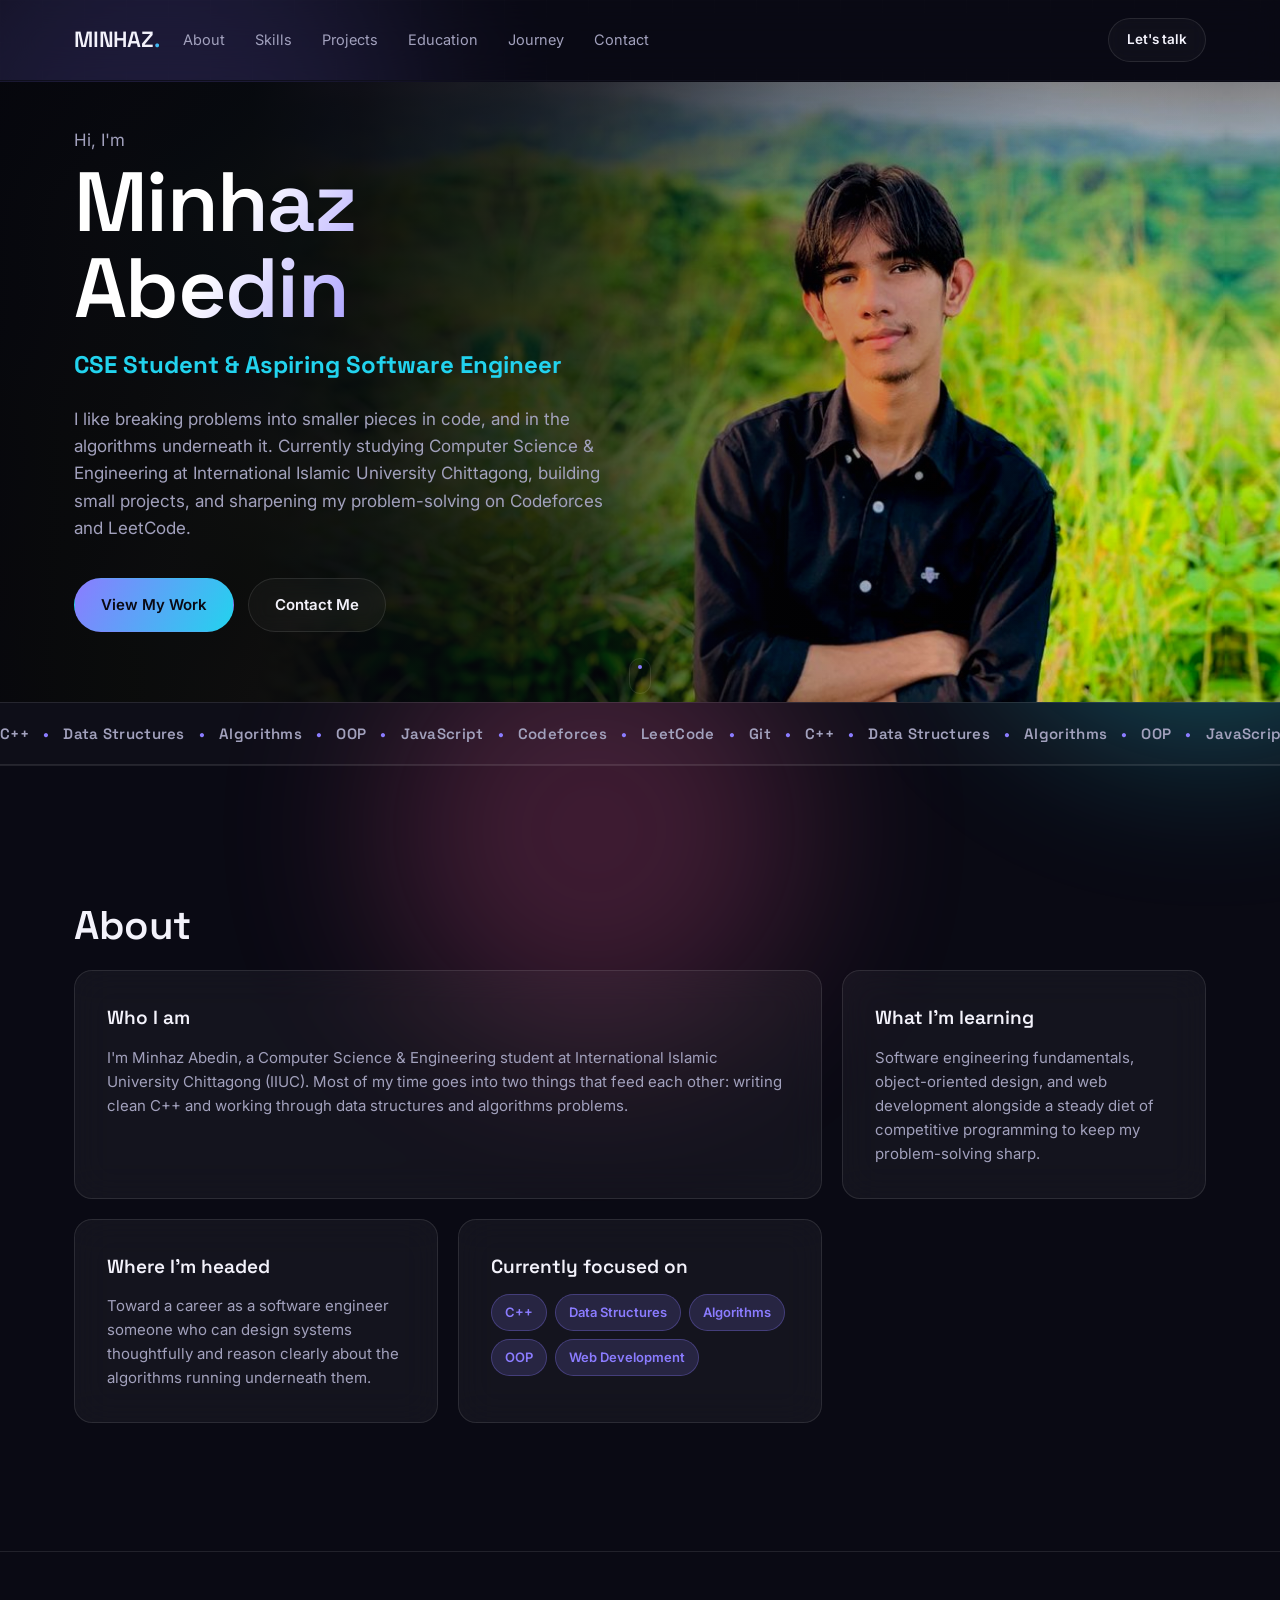
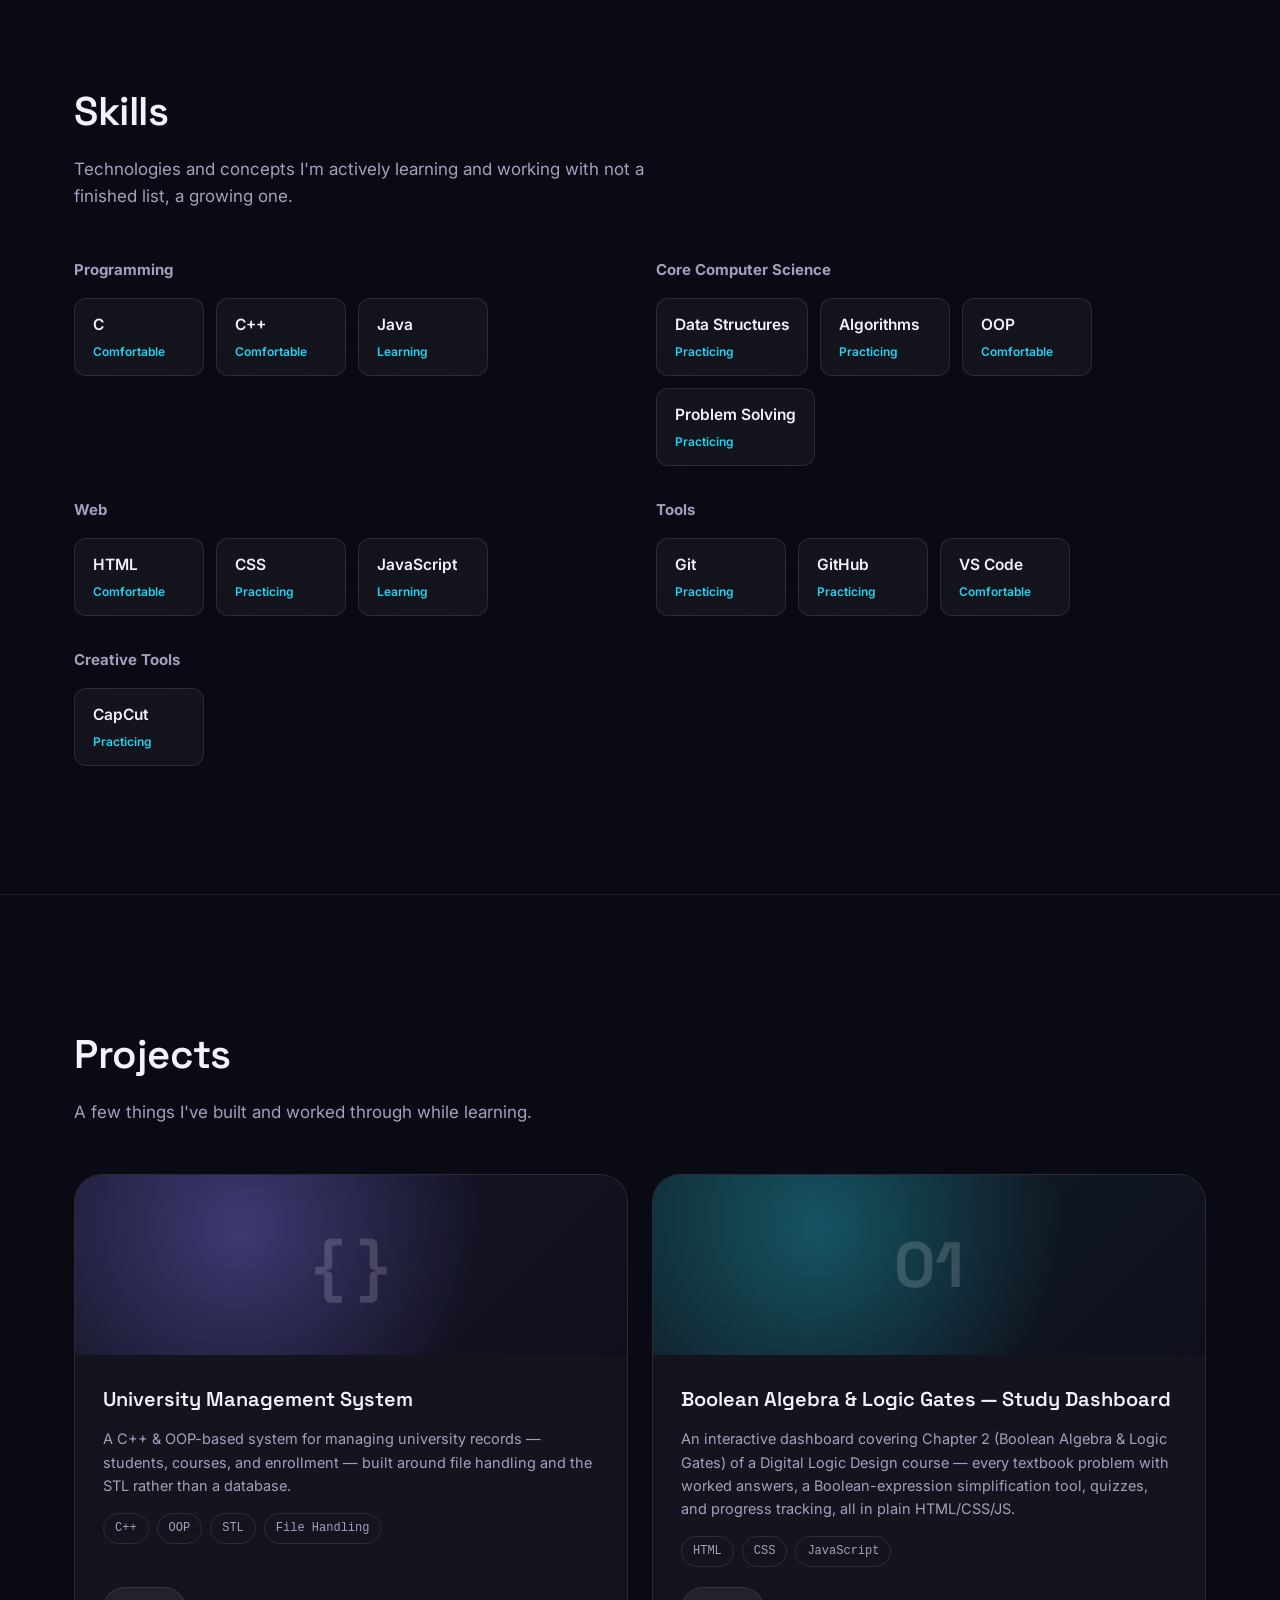
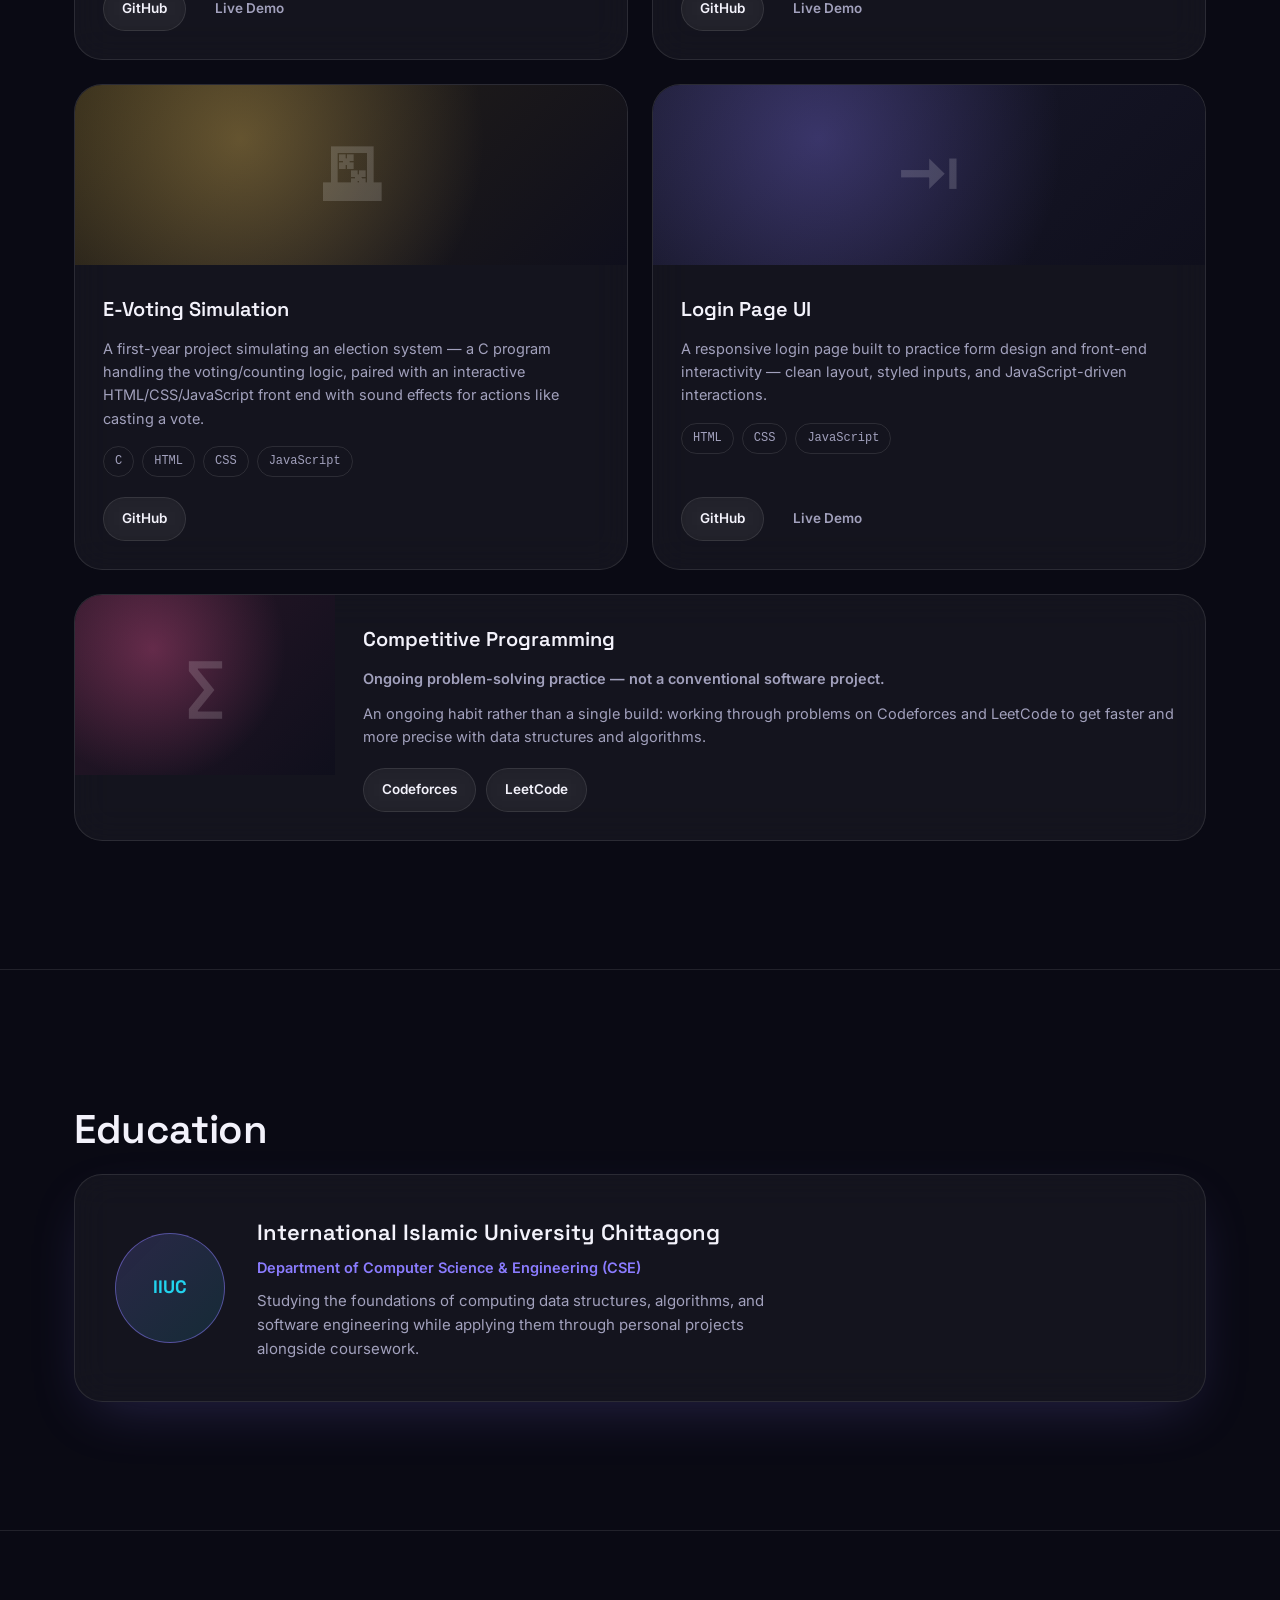
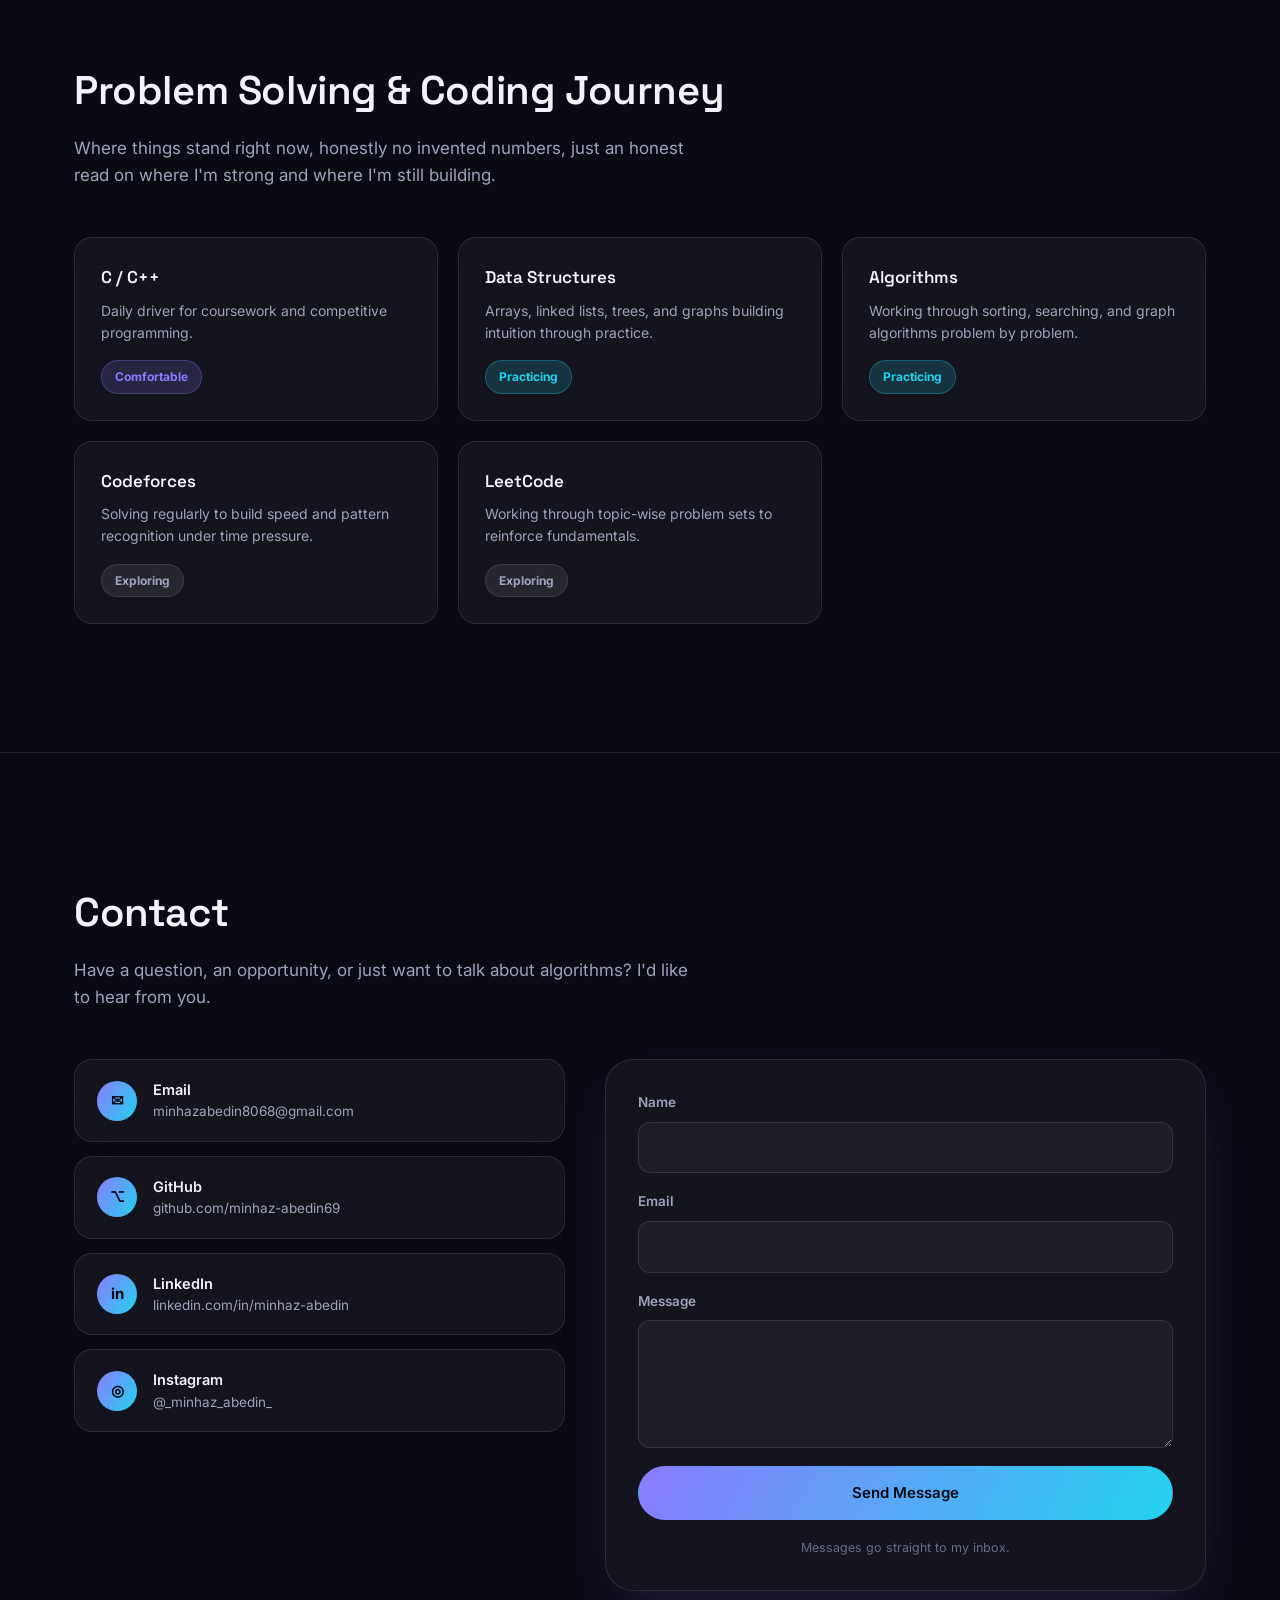
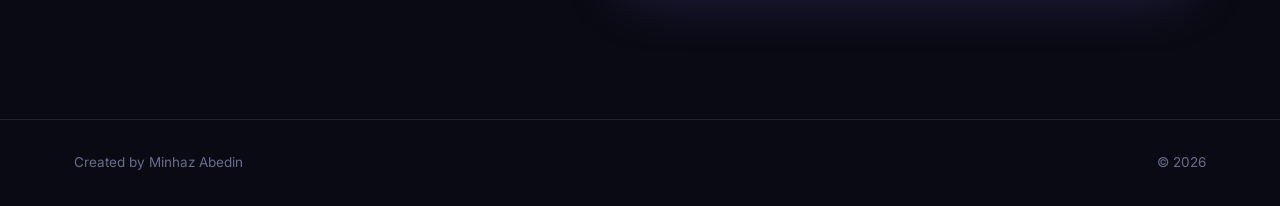
<file: index.html>
<!doctype html>
<html lang="en">
  <head>
    <meta charset="UTF-8" />
    <meta name="viewport" content="width=device-width, initial-scale=1.0" />
    <title>Minhaz Abedin CSE Student &amp; Aspiring Software Engineer</title>
    <meta
      name="description"
      content="Portfolio of Minhaz Abedin, a Computer Science &amp; Engineering student at IIUC interested in software engineering, algorithms, and problem solving."
    />
    <link rel="preconnect" href="https://fonts.googleapis.com" />
    <link rel="preconnect" href="https://fonts.gstatic.com" crossorigin />
    <link
      href="https://fonts.googleapis.com/css2?family=Space+Grotesk:wght@500;600;700&family=Inter:wght@400;500;600;700;800&display=swap"
      rel="stylesheet"
    />
    <link rel="stylesheet" href="css/style.css" />
  </head>
  <body>
    <a class="skip-link" href="#main">Skip to content</a>

    <div class="bg-grid" aria-hidden="true"></div>
    <div class="bg-blob bg-blob-1" aria-hidden="true"></div>
    <div class="bg-blob bg-blob-2" aria-hidden="true"></div>
    <div class="bg-blob bg-blob-3" aria-hidden="true"></div>

    <header class="site-header" id="siteHeader">
      <div class="header-inner">
        <a href="#top" class="logo">MINHAZ<span class="logo-dot">.</span></a>

        <nav class="nav-desktop" aria-label="Primary">
          <ul>
            <li><a href="#about" class="nav-link">About</a></li>
            <li><a href="#skills" class="nav-link">Skills</a></li>
            <li><a href="#projects" class="nav-link">Projects</a></li>
            <li><a href="#education" class="nav-link">Education</a></li>
            <li><a href="#journey" class="nav-link">Journey</a></li>
            <li><a href="#contact" class="nav-link">Contact</a></li>
          </ul>
        </nav>

        <a href="#contact" class="btn btn-small btn-outline nav-cta"
          >Let's talk</a
        >

        <button
          class="nav-toggle"
          id="navToggle"
          aria-expanded="false"
          aria-controls="navMobile"
          aria-label="Open menu"
        >
          <span></span><span></span><span></span>
        </button>
      </div>

      <nav class="nav-mobile" id="navMobile" aria-label="Mobile">
        <ul>
          <li><a href="#about" class="nav-link">About</a></li>
          <li><a href="#skills" class="nav-link">Skills</a></li>
          <li><a href="#projects" class="nav-link">Projects</a></li>
          <li><a href="#education" class="nav-link">Education</a></li>
          <li><a href="#journey" class="nav-link">Journey</a></li>
          <li><a href="#contact" class="nav-link">Contact</a></li>
        </ul>
      </nav>
    </header>

    <main id="main">
      <!-- ============ HERO ============ -->
      <section class="hero" id="top">
        <!-- Full-bleed profile photo. Swap the image in css/style.css (.hero-photo-bg). -->
        <div class="hero-photo-bg" role="img" aria-label="Portrait of Minhaz Abedin"></div>
        <div class="hero-photo-sharp" aria-hidden="true"></div>
        <div class="hero-photo-mirror" aria-hidden="true"></div>
        <div class="hero-photo-mirror-l" aria-hidden="true"></div>
        <div class="hero-bg" aria-hidden="true"></div>
        <div class="hero-inner">
          <div class="hero-copy" data-reveal>
            <p class="hero-kicker">Hi, I'm</p>
            <h1 class="hero-name">Minhaz Abedin</h1>
            <p class="hero-role">
              CSE Student &amp; Aspiring Software Engineer
            </p>
            <p class="hero-desc">
              I like breaking problems into smaller pieces in code, and in the
              algorithms underneath it. Currently studying Computer Science
              &amp; Engineering at International Islamic University Chittagong,
              building small projects, and sharpening my problem-solving on
              Codeforces and LeetCode.
            </p>
            <div class="hero-actions">
              <a href="#projects" class="btn btn-primary">View My Work</a>
              <a href="#contact" class="btn btn-outline">Contact Me</a>
            </div>
          </div>

        </div>
        <div class="scroll-cue" aria-hidden="true"><span></span></div>
      </section>

      <div class="marquee" aria-hidden="true">
        <div class="marquee-track">
          <span>C++</span><span>•</span><span>Data Structures</span
          ><span>•</span> <span>Algorithms</span><span>•</span><span>OOP</span
          ><span>•</span> <span>JavaScript</span><span>•</span
          ><span>Codeforces</span><span>•</span> <span>LeetCode</span
          ><span>•</span><span>Git</span><span>•</span> <span>C++</span
          ><span>•</span><span>Data Structures</span><span>•</span>
          <span>Algorithms</span><span>•</span><span>OOP</span><span>•</span>
          <span>JavaScript</span><span>•</span><span>Codeforces</span
          ><span>•</span> <span>LeetCode</span><span>•</span><span>Git</span
          ><span>•</span>
        </div>
      </div>

      <!-- ============ ABOUT ============ -->
      <section class="section" id="about">
        <div class="section-inner">
          <h2 class="section-title" data-reveal>About</h2>

          <div class="about-grid">
            <div class="about-card about-card-main" data-reveal>
              <h3>Who I am</h3>
              <p>
                I'm Minhaz Abedin, a Computer Science &amp; Engineering student
                at International Islamic University Chittagong (IIUC). Most of
                my time goes into two things that feed each other: writing clean
                C++ and working through data structures and algorithms problems.
              </p>
            </div>

            <div class="about-card" data-reveal>
              <h3>What I'm learning</h3>
              <p>
                Software engineering fundamentals, object-oriented design, and
                web development alongside a steady diet of competitive
                programming to keep my problem-solving sharp.
              </p>
            </div>

            <div class="about-card" data-reveal>
              <h3>Where I'm headed</h3>
              <p>
                Toward a career as a software engineer someone who can design
                systems thoughtfully and reason clearly about the algorithms
                running underneath them.
              </p>
            </div>

            <div class="about-card about-card-focus" data-reveal>
              <h3>Currently focused on</h3>
              <ul class="focus-tags">
                <li>C++</li>
                <li>Data Structures</li>
                <li>Algorithms</li>
                <li>OOP</li>
                <li>Web Development</li>
              </ul>
            </div>
          </div>
        </div>
      </section>

      <!-- ============ SKILLS ============ -->
      <section class="section" id="skills">
        <div class="section-inner">
          <h2 class="section-title" data-reveal>Skills</h2>
          <p class="section-lead" data-reveal>
            Technologies and concepts I'm actively learning and working with not
            a finished list, a growing one.
          </p>

          <div class="skills-grid" id="skillsGrid"></div>
        </div>
      </section>

      <!-- ============ PROJECTS ============ -->
      <section class="section" id="projects">
        <div class="section-inner">
          <h2 class="section-title" data-reveal>Projects</h2>
          <p class="section-lead" data-reveal>
            A few things I've built and worked through while learning.
          </p>

          <div class="projects-grid" id="projectsGrid"></div>
        </div>
      </section>

      <!-- ============ EDUCATION ============ -->
      <section class="section" id="education">
        <div class="section-inner">
          <h2 class="section-title" data-reveal>Education</h2>

          <div class="education-card" data-reveal>
            <div class="education-mark" aria-hidden="true">IIUC</div>
            <div class="education-body">
              <h3>International Islamic University Chittagong</h3>
              <p class="education-dept">
                Department of Computer Science &amp; Engineering (CSE)
              </p>
              <p class="education-note">
                Studying the foundations of computing data structures,
                algorithms, and software engineering while applying them through
                personal projects alongside coursework.
              </p>
            </div>
          </div>
        </div>
      </section>

      <!-- ============ CODING JOURNEY ============ -->
      <section class="section" id="journey">
        <div class="section-inner">
          <h2 class="section-title" data-reveal>
            Problem Solving &amp; Coding Journey
          </h2>
          <p class="section-lead" data-reveal>
            Where things stand right now, honestly no invented numbers, just an
            honest read on where I'm strong and where I'm still building.
          </p>

          <div class="journey-grid">
            <div class="journey-card" data-reveal>
              <h3>C / C++</h3>
              <p>Daily driver for coursework and competitive programming.</p>
              <span class="journey-pill journey-pill-strong">Comfortable</span>
            </div>
            <div class="journey-card" data-reveal>
              <h3>Data Structures</h3>
              <p>
                Arrays, linked lists, trees, and graphs building intuition
                through practice.
              </p>
              <span class="journey-pill journey-pill-mid">Practicing</span>
            </div>
            <div class="journey-card" data-reveal>
              <h3>Algorithms</h3>
              <p>
                Working through sorting, searching, and graph algorithms problem
                by problem.
              </p>
              <span class="journey-pill journey-pill-mid">Practicing</span>
            </div>
            <div class="journey-card" data-reveal>
              <h3>Codeforces</h3>
              <p>
                Solving regularly to build speed and pattern recognition under
                time pressure.
              </p>
              <span class="journey-pill journey-pill-light">Exploring</span>
            </div>
            <div class="journey-card" data-reveal>
              <h3>LeetCode</h3>
              <p>
                Working through topic-wise problem sets to reinforce
                fundamentals.
              </p>
              <span class="journey-pill journey-pill-light">Exploring</span>
            </div>
          </div>
        </div>
      </section>

      <!-- ============ CONTACT ============ -->
      <section class="section" id="contact">
        <div class="section-inner">
          <h2 class="section-title" data-reveal>Contact</h2>
          <p class="section-lead" data-reveal>
            Have a question, an opportunity, or just want to talk about
            algorithms? I'd like to hear from you.
          </p>

          <div class="contact-grid">
            <div class="contact-links" data-reveal>
              <a href="mailto:minhazabedin8068@gmail.com" class="contact-link">
                <span class="contact-icon" aria-hidden="true">✉</span>
                <span>
                  <span class="contact-link-label">Email</span>
                  <span class="contact-link-value"
                    >minhazabedin8068@gmail.com</span
                  >
                </span>
              </a>
              <a
                href="https://github.com/minhaz-abedin69"
                class="contact-link"
                target="_blank"
                rel="noopener"
              >
                <span class="contact-icon" aria-hidden="true">⌥</span>
                <span>
                  <span class="contact-link-label">GitHub</span>
                  <span class="contact-link-value"
                    >github.com/minhaz-abedin69</span
                  >
                </span>
              </a>
              <a
                href="https://www.linkedin.com/in/minhaz-abedin-a8294639b"
                class="contact-link"
                target="_blank"
                rel="noopener"
              >
                <span class="contact-icon" aria-hidden="true">in</span>
                <span>
                  <span class="contact-link-label">LinkedIn</span>
                  <span class="contact-link-value"
                    >linkedin.com/in/minhaz-abedin</span
                  >
                </span>
              </a>
              <a
                href="https://www.instagram.com/_minhaz_abedin_"
                class="contact-link"
                target="_blank"
                rel="noopener"
              >
                <span class="contact-icon" aria-hidden="true">◎</span>
                <span>
                  <span class="contact-link-label">Instagram</span>
                  <span class="contact-link-value">@_minhaz_abedin_</span>
                </span>
              </a>
            </div>

            <form class="contact-form" id="contactForm" data-reveal>
              <input
                type="hidden"
                name="access_key"
                value="c2b086fd-a926-4b09-99f7-0894827f4e4d"
              />
              <input
                type="hidden"
                name="subject"
                value="New message from your portfolio site"
              />
              <input
                type="checkbox"
                name="botcheck"
                class="hidden-honeypot"
                tabindex="-1"
                autocomplete="off"
              />
              <div class="form-row">
                <label for="name">Name</label>
                <input
                  type="text"
                  id="name"
                  name="name"
                  autocomplete="name"
                  required
                />
              </div>
              <div class="form-row">
                <label for="email">Email</label>
                <input
                  type="email"
                  id="email"
                  name="email"
                  autocomplete="email"
                  required
                />
              </div>
              <div class="form-row">
                <label for="message">Message</label>
                <textarea
                  id="message"
                  name="message"
                  rows="4"
                  required
                ></textarea>
              </div>
              <button
                type="submit"
                class="btn btn-primary btn-full"
                id="contactSubmitBtn"
              >
                Send Message
              </button>
              <p class="form-note" id="formNote" role="status">
                Messages go straight to my inbox.
              </p>
            </form>
          </div>
        </div>
      </section>
    </main>

    <footer class="site-footer">
      <div class="footer-inner">
        <p>Created by Minhaz Abedin</p>
        <p class="footer-year">© <span id="year"></span></p>
      </div>
    </footer>

    <script src="js/data.js"></script>
    <script src="js/render.js"></script>
    <script src="js/main.js"></script>
  </body>
</html>
</file>
<file: css/style.css>
/* ==========================================================================
   Minhaz Abedin — Portfolio
   Design tokens
   ========================================================================== */
:root{
  --bg: #0a0a14;
  --bg-alt: #0f0f1c;
  --surface: rgba(255, 255, 255, 0.045);
  --surface-hover: rgba(255, 255, 255, 0.08);
  --border: rgba(255, 255, 255, 0.1);
  --border-glow: rgba(139, 124, 255, 0.5);
  --text: #f3f2fb;
  --text-dim: #a2a1bd;
  --text-faint: #6c6b8a;

  --accent: #8b7cff;
  --accent-2: #22d3ee;
  --accent-3: #ff5fa2;
  --accent-soft: rgba(139, 124, 255, 0.16);
  --accent-2-soft: rgba(34, 211, 238, 0.16);
  --gradient-brand: linear-gradient(120deg, #8b7cff, #22d3ee);
  --gradient-warm: linear-gradient(120deg, #ff5fa2, #8b7cff);

  --font-display: "Space Grotesk", "Inter", sans-serif;
  --font-body: "Inter", -apple-system, BlinkMacSystemFont, "Segoe UI", sans-serif;

  --radius-s: 12px;
  --radius-m: 18px;
  --radius-l: 28px;

  --max-width: 1180px;
  --section-pad: clamp(72px, 10vw, 140px);

  --ease: cubic-bezier(0.16, 1, 0.3, 1);
}

/* ==========================================================================
   Reset
   ========================================================================== */
*, *::before, *::after{ box-sizing: border-box; }
html{ scroll-behavior: smooth; }
body{
  margin: 0;
  background: var(--bg);
  color: var(--text);
  font-family: var(--font-body);
  font-size: 16px;
  line-height: 1.6;
  -webkit-font-smoothing: antialiased;
  overflow-x: hidden;
}
h1,h2,h3,h4{ margin: 0; font-family: var(--font-display); font-weight: 600; }
p{ margin: 0; }
ul{ list-style: none; margin: 0; padding: 0; }
a{ color: inherit; text-decoration: none; }
img{ max-width: 100%; display: block; }
button{ font: inherit; cursor: pointer; }
input, textarea{ font: inherit; }

.skip-link{
  position: absolute;
  left: -9999px;
  top: 0;
  background: var(--accent);
  color: #14151c;
  padding: 12px 18px;
  border-radius: var(--radius-s);
  z-index: 1000;
  font-weight: 600;
}
.skip-link:focus{ left: 16px; top: 16px; }

:focus-visible{
  outline: 2px solid var(--accent);
  outline-offset: 3px;
}

/* Background grid texture */
.bg-grid{
  position: fixed;
  inset: 0;
  z-index: -2;
  background-image:
    linear-gradient(rgba(255,255,255,0.03) 1px, transparent 1px),
    linear-gradient(90deg, rgba(255,255,255,0.03) 1px, transparent 1px);
  background-size: 42px 42px;
  mask-image: radial-gradient(ellipse 80% 60% at 50% 0%, #000 40%, transparent 90%);
}

/* Animated gradient blobs */
.bg-blob{
  position: fixed;
  z-index: -1;
  border-radius: 50%;
  filter: blur(90px);
  opacity: 0.35;
  pointer-events: none;
  animation: drift 22s ease-in-out infinite alternate;
}
.bg-blob-1{
  width: 520px; height: 520px;
  top: -120px; left: -100px;
  background: var(--accent);
}
.bg-blob-2{
  width: 460px; height: 460px;
  top: 30vh; right: -160px;
  background: var(--accent-2);
  animation-duration: 26s;
  animation-delay: -6s;
}
.bg-blob-3{
  width: 420px; height: 420px;
  bottom: -140px; left: 30vw;
  background: var(--accent-3);
  opacity: 0.22;
  animation-duration: 30s;
  animation-delay: -12s;
}
@keyframes drift{
  from{ transform: translate(0, 0) scale(1); }
  to{ transform: translate(40px, 60px) scale(1.12); }
}

/* Glassmorphism panel used across cards */
.glass-panel{
  background: var(--surface);
  border: 1px solid var(--border);
  backdrop-filter: blur(18px);
  -webkit-backdrop-filter: blur(18px);
}

/* ==========================================================================
   Layout helpers
   ========================================================================== */
.section-inner{
  max-width: var(--max-width);
  margin: 0 auto;
  padding: 0 24px;
}
.section{
  padding: var(--section-pad) 0;
  border-top: 1px solid var(--border);
}
.section-title{
  font-size: clamp(28px, 4vw, 40px);
  letter-spacing: -0.01em;
  margin-bottom: 12px;
}
.section-lead{
  color: var(--text-dim);
  max-width: 56ch;
  font-size: 17px;
  margin-bottom: 48px;
}

/* Buttons */
.btn{
  display: inline-flex;
  align-items: center;
  gap: 8px;
  padding: 14px 26px;
  border-radius: 999px;
  font-weight: 600;
  font-size: 15px;
  border: 1px solid transparent;
  transition: transform 0.35s var(--ease), background-color 0.35s var(--ease), border-color 0.35s var(--ease), color 0.35s var(--ease);
  white-space: nowrap;
}
.btn:hover{ transform: translateY(-2px); }
.btn-primary{
  background: var(--gradient-brand);
  color: #0a0a14;
  box-shadow: 0 0 0 rgba(139, 124, 255, 0);
}
.btn-primary:hover{ box-shadow: 0 8px 30px rgba(139, 124, 255, 0.45); }
.btn-outline{
  border-color: var(--border);
  color: var(--text);
  background: rgba(255,255,255,0.03);
  backdrop-filter: blur(10px);
}
.btn-outline:hover{
  border-color: var(--accent);
  color: var(--accent);
  box-shadow: 0 0 20px rgba(139, 124, 255, 0.25);
}
.btn-ghost{
  color: var(--text-dim);
  background: transparent;
  padding: 14px 8px;
}
.btn-ghost:hover{ color: var(--accent-2); transform: translateY(0); }
.btn-small{ padding: 10px 18px; font-size: 13.5px; }
.btn-full{ width: 100%; justify-content: center; }
.placeholder-tag{
  font-weight: 400;
  font-size: 11px;
  color: var(--text-faint);
}

/* ==========================================================================
   Header / Nav
   ========================================================================== */
.site-header{
  position: sticky;
  top: 0;
  z-index: 100;
  backdrop-filter: blur(18px);
  -webkit-backdrop-filter: blur(18px);
  background: rgba(10, 10, 20, 0.55);
  border-bottom: 1px solid transparent;
  transition: border-color 0.3s ease, background 0.3s ease;
}
.site-header.scrolled{
  border-bottom-color: var(--border);
  background: rgba(10, 10, 20, 0.8);
}
.header-inner{
  max-width: var(--max-width);
  margin: 0 auto;
  padding: 18px 24px;
  display: flex;
  align-items: center;
  justify-content: space-between;
  gap: 24px;
}
.logo{
  font-family: var(--font-display);
  font-size: 22px;
  font-weight: 600;
  letter-spacing: -0.01em;
}
.logo-dot{
  background: var(--gradient-brand);
  -webkit-background-clip: text;
  background-clip: text;
  color: transparent;
}
.nav-desktop ul{
  display: flex;
  gap: 30px;
}
.nav-link{
  font-size: 14.5px;
  color: var(--text-dim);
  position: relative;
  padding: 4px 0;
  transition: color 0.25s ease;
}
.nav-link::after{
  content: "";
  position: absolute;
  left: 0; bottom: -2px;
  width: 0; height: 1px;
  background: var(--accent);
  transition: width 0.3s var(--ease);
}
.nav-link:hover, .nav-link.active{ color: var(--text); }
.nav-link:hover::after, .nav-link.active::after{ width: 100%; }
.nav-cta{ margin-left: auto; }

.nav-toggle{
  display: none;
  flex-direction: column;
  gap: 5px;
  background: none;
  border: none;
  padding: 8px;
  min-width: 44px;
  min-height: 44px;
  align-items: center;
  justify-content: center;
}
.nav-toggle span{
  width: 22px; height: 2px;
  background: var(--text);
  border-radius: 2px;
  transition: transform 0.3s ease, opacity 0.3s ease;
}
.nav-toggle[aria-expanded="true"] span:nth-child(1){ transform: translateY(7px) rotate(45deg); }
.nav-toggle[aria-expanded="true"] span:nth-child(2){ opacity: 0; }
.nav-toggle[aria-expanded="true"] span:nth-child(3){ transform: translateY(-7px) rotate(-45deg); }

.nav-mobile{
  max-height: 0;
  overflow: hidden;
  transition: max-height 0.4s var(--ease);
  background: var(--bg-alt);
  border-bottom: 1px solid transparent;
}
.nav-mobile.open{ max-height: 400px; border-bottom-color: var(--border); }
.nav-mobile ul{
  display: flex;
  flex-direction: column;
  padding: 8px 24px 20px;
}
.nav-mobile .nav-link{
  display: block;
  padding: 12px 0;
  border-bottom: 1px solid var(--border);
}

/* ==========================================================================
   Hero
   ========================================================================== */
.hero{
  position: relative;
  isolation: isolate;
  overflow: hidden;
  --hero-h: clamp(620px, 37vw, 1000px);
  min-height: var(--hero-h);
  display: flex;
  align-items: center;
  padding: clamp(48px, 8vh, 96px) 0 clamp(72px, 10vh, 110px);
  background: #040408;
}
/* Subtle violet/cyan light over the photo */
.hero-bg{
  position: absolute;
  inset: 0;
  z-index: -1;
  pointer-events: none;
  background:
    radial-gradient(ellipse 40% 60% at 72% 45%, rgba(139, 124, 255, 0.14), transparent 70%),
    radial-gradient(ellipse 30% 40% at 90% 85%, rgba(34, 211, 238, 0.10), transparent 70%);
}
.hero-inner{
  position: relative;
  z-index: 2;
  width: 100%;
  max-width: var(--max-width);
  margin: 0 auto;
  padding: 0 24px;
}
.hero-copy{ max-width: 540px; }
.hero-kicker{
  font-size: 17px;
  color: var(--text-dim);
  margin-bottom: 6px;
}
.hero-name{
  font-size: clamp(46px, 7vw, 84px);
  line-height: 1.02;
  letter-spacing: -0.02em;
  margin-bottom: 14px;
  background: linear-gradient(120deg, #ffffff 30%, var(--accent) 70%, var(--accent-2) 100%);
  -webkit-background-clip: text;
  background-clip: text;
  color: transparent;
}
.hero-role{
  font-size: clamp(19px, 2.4vw, 24px);
  color: var(--accent-2);
  font-weight: 700;
  margin-bottom: 22px;
  font-family: var(--font-display);
}
.hero-desc{
  color: var(--text-dim);
  max-width: 52ch;
  font-size: 17px;
  margin-bottom: 36px;
}
.hero-actions{ display: flex; gap: 14px; flex-wrap: wrap; }

/* Full-bleed profile photo as the hero background.
   --photo-x / --photo-y place the face on the right, around mid-height. */
.hero-photo-bg{
  --photo-x: 100%;
  --photo-y: 26%;
  position: absolute;
  inset: 0;
  z-index: -2;
  background: #040408 url("../assets/images/minhaz.jpg") var(--photo-x) var(--photo-y) / 82% auto no-repeat;
  /* feather the photo's left edge into the dark background */
  -webkit-mask-image: linear-gradient(90deg, transparent 0%, transparent 14%, #000 42%);
  mask-image: linear-gradient(90deg, transparent 0%, transparent 14%, #000 42%);
}
/* Dark gradient over the photo: near-black behind the text, photo shows on the right */
.hero-photo-bg::after{
  content: "";
  position: absolute;
  inset: 0;
  background:
    linear-gradient(90deg, rgba(5, 5, 12, 0.98) 0%, rgba(5, 5, 12, 0.9) 30%, rgba(5, 5, 12, 0.5) 52%, rgba(5, 5, 12, 0.08) 78%, rgba(5, 5, 12, 0) 100%),
    linear-gradient(180deg, rgba(5, 5, 12, 0.55) 0%, transparent 22%, transparent 78%, rgba(5, 5, 12, 0.85) 100%);
}

/* Desktop: the sharp portrait is sized so you fill the hero height, face at ~69% across.
   A soft copy of the same landscape fills the rest of the width, so the photo reads as one full background. */
.hero-photo-sharp, .hero-photo-mirror, .hero-photo-mirror-l{ display: none; }
@media (min-width: 901px){
  .hero{ padding: 36px 0 60px; }
  .hero-photo-bg{
    inset: -40px;
    background: #040408 url("../assets/images/minhaz.jpg") 100% 40% / 300% auto no-repeat;
    filter: blur(18px) brightness(0.85) saturate(1.15);
    -webkit-mask-image: none;
    mask-image: none;
  }
  .hero-photo-bg::after{ display: none; }
  .hero-photo-sharp{
    display: block;
    position: absolute;
    top: 0;
    height: var(--hero-h);
    aspect-ratio: 1.155 / 1;
    right: calc(31% - 0.555 * var(--hero-h));
    z-index: -1;
    background: url("../assets/images/minhaz.jpg") 50% 64% / cover no-repeat;
    filter: saturate(1.1) contrast(1.03);
  }
  /* Mirrored copy of the photo continues the real grass strip to the right edge (no blur) */
  .hero-photo-mirror{
    display: block;
    position: absolute;
    top: 0;
    height: var(--hero-h);
    aspect-ratio: 1.155 / 1;
    right: calc(31% - 1.71 * var(--hero-h));
    z-index: -1;
    background: url("../assets/images/minhaz.jpg") 50% 64% / cover no-repeat;
    filter: saturate(1.1) contrast(1.03);
    /* flip from the seam outward and stretch the grass 40% so it reaches the right edge */
    transform-origin: 0 0;
    transform: translateX(calc(140% - 2px)) scale(-1.4, 1);
    /* mask is pre-flip: keep only the strip next to the seam, fade out beyond it */
    -webkit-mask-image: linear-gradient(90deg, transparent 76%, #000 82%, #000 100%);
    mask-image: linear-gradient(90deg, transparent 76%, #000 82%, #000 100%);
  }
  /* Left side: flipped copy continues the real grass to the left, so it stays sharp instead of dissolving into blur */
  .hero-photo-mirror-l{
    display: block;
    position: absolute;
    top: 0;
    height: var(--hero-h);
    aspect-ratio: 1.155 / 1;
    right: calc(31% + 0.6 * var(--hero-h));
    z-index: -1;
    background: url("../assets/images/minhaz.jpg") 50% 64% / cover no-repeat;
    filter: saturate(1.1) contrast(1.03);
    transform-origin: 100% 0;
    transform: translateX(calc(-140% + 2px)) scale(-1.4, 1);
    /* mask is pre-flip: keep the strip next to the seam, fade out beyond it */
    -webkit-mask-image: linear-gradient(90deg, #000 0%, #000 18%, transparent 26%);
    mask-image: linear-gradient(90deg, #000 0%, #000 18%, transparent 26%);
  }
  /* Dark gradient over both layers: near-black behind the text, vibrant photo on the right */
  .hero-bg{
    background:
      linear-gradient(90deg, rgba(5, 5, 12, 0.98) 0%, rgba(5, 5, 12, 0.92) 28%, rgba(5, 5, 12, 0.7) 46%, rgba(5, 5, 12, 0.28) 62%, rgba(5, 5, 12, 0.04) 82%, rgba(5, 5, 12, 0) 100%),
      linear-gradient(180deg, rgba(5, 5, 12, 0.35) 0%, transparent 18%);
  }
}

/* Marquee strip */
.marquee{
  overflow: hidden;
  border-top: 1px solid var(--border);
  border-bottom: 1px solid var(--border);
  background: rgba(255,255,255,0.02);
  padding: 18px 0;
  white-space: nowrap;
}
.marquee-track{
  display: inline-flex;
  gap: 14px;
  animation: marquee-scroll 26s linear infinite;
  font-family: var(--font-display);
  font-weight: 600;
  font-size: 15px;
  letter-spacing: 0.02em;
}
.marquee-track span{ color: var(--text-dim); }
.marquee-track span:nth-child(2n){ color: var(--accent); }
@keyframes marquee-scroll{
  from{ transform: translateX(0); }
  to{ transform: translateX(-50%); }
}
@media (prefers-reduced-motion: reduce){
  .marquee-track{ animation: none; }
}
.scroll-cue{
  position: absolute;
  bottom: 8px;
  left: 50%;
  transform: translateX(-50%);
  width: 22px; height: 36px;
  border: 1.5px solid var(--border);
  border-radius: 20px;
}
.scroll-cue span{
  display: block;
  width: 4px; height: 4px;
  margin: 6px auto 0;
  background: var(--accent);
  border-radius: 50%;
  animation: scroll-dot 1.8s ease-in-out infinite;
}
@keyframes scroll-dot{
  0%{ transform: translateY(0); opacity: 1; }
  70%{ transform: translateY(14px); opacity: 0; }
  100%{ opacity: 0; }
}

/* ==========================================================================
   Scroll reveal
   ========================================================================== */
[data-reveal]{
  opacity: 0;
  transform: translateY(24px);
  transition: opacity 0.7s var(--ease), transform 0.7s var(--ease);
}
[data-reveal].is-visible{ opacity: 1; transform: translateY(0); }

/* ==========================================================================
   About
   ========================================================================== */
.about-grid{
  display: grid;
  grid-template-columns: repeat(3, 1fr);
  gap: 20px;
}
.about-card{
  background: var(--surface);
  backdrop-filter: blur(18px);
  -webkit-backdrop-filter: blur(18px);
  border: 1px solid var(--border);
  border-radius: var(--radius-m);
  padding: 32px;
  transition: border-color 0.3s ease, transform 0.3s ease, box-shadow 0.3s ease;
}
.about-card:hover{
  border-color: var(--border-glow);
  transform: translateY(-4px);
  box-shadow: 0 12px 40px -12px rgba(139, 124, 255, 0.35);
}
.about-card h3{ font-size: 19px; margin-bottom: 12px; }
.about-card p{ color: var(--text-dim); font-size: 15px; }
.about-card-main{ grid-column: span 2; }
.about-card-focus{ grid-column: span 1; }
.focus-tags{ display: flex; flex-wrap: wrap; gap: 8px; margin-top: 4px; }
.focus-tags li{
  font-size: 13px;
  padding: 7px 13px;
  border-radius: 999px;
  background: var(--accent-soft);
  border: 1px solid rgba(139, 124, 255, 0.3);
  color: var(--accent);
  font-weight: 600;
}

/* ==========================================================================
   Skills
   ========================================================================== */
.skills-grid{
  display: grid;
  grid-template-columns: repeat(2, 1fr);
  gap: 32px;
}
.skill-group-title{
  font-size: 15px;
  font-family: var(--font-body);
  font-weight: 700;
  color: var(--text-dim);
  margin-bottom: 16px;
}
.skill-cards{ display: flex; flex-wrap: wrap; gap: 12px; }
.skill-card{
  display: flex;
  flex-direction: column;
  gap: 4px;
  background: var(--surface);
  backdrop-filter: blur(18px);
  -webkit-backdrop-filter: blur(18px);
  border: 1px solid var(--border);
  border-radius: var(--radius-s);
  padding: 14px 18px;
  min-width: 130px;
  transition: transform 0.3s var(--ease), border-color 0.3s var(--ease), background 0.3s var(--ease), box-shadow 0.3s var(--ease);
}
.skill-card:hover{
  transform: translateY(-3px);
  border-color: var(--border-glow);
  background: var(--surface-hover);
  box-shadow: 0 10px 30px -10px rgba(139, 124, 255, 0.4);
}
.skill-name{ font-weight: 600; font-size: 15.5px; }
.skill-level{ font-size: 12px; color: var(--accent-2); font-weight: 600; }

/* ==========================================================================
   Projects
   ========================================================================== */
.projects-grid{
  display: grid;
  grid-template-columns: repeat(2, 1fr);
  gap: 24px;
}
.project-card{
  grid-column: span 1;
  background: var(--surface);
  backdrop-filter: blur(18px);
  -webkit-backdrop-filter: blur(18px);
  border: 1px solid var(--border);
  border-radius: var(--radius-l);
  overflow: hidden;
  display: flex;
  flex-direction: column;
  transition: transform 0.4s var(--ease), border-color 0.4s var(--ease), box-shadow 0.4s var(--ease);
}
.project-card:hover{
  transform: translateY(-8px);
  border-color: var(--border-glow);
  box-shadow: 0 20px 60px -16px rgba(139, 124, 255, 0.45);
}
.project-card-achievement{ grid-column: span 2; flex-direction: row; }
.project-card-achievement .project-visual{ width: 260px; flex-shrink: 0; }

.project-visual{
  height: 180px;
  display: flex;
  align-items: center;
  justify-content: center;
  position: relative;
  overflow: hidden;
}
.project-visual-01{ background: radial-gradient(circle at 30% 30%, rgba(139,124,255,0.35), transparent 60%), linear-gradient(135deg, #17182c, #0f0f1c); }
.project-visual-02{ background: radial-gradient(circle at 30% 30%, rgba(34,211,238,0.3), transparent 60%), linear-gradient(135deg, #10222a, #0f0f1c); }
.project-visual-03{ background: radial-gradient(circle at 30% 30%, rgba(255,95,162,0.3), transparent 60%), linear-gradient(135deg, #2a1728, #0f0f1c); }
.project-visual-04{ background: radial-gradient(circle at 30% 30%, rgba(255,209,102,0.3), transparent 60%), linear-gradient(135deg, #2a2417, #0f0f1c); }
.project-visual-05{ background: radial-gradient(circle at 30% 30%, rgba(139,124,255,0.3), transparent 60%), linear-gradient(135deg, #1a1a2e, #0f0f1c); }
.visual-glyph{
  font-family: var(--font-display);
  font-size: 64px;
  font-weight: 700;
  color: rgba(255,255,255,0.16);
  transition: transform 0.5s var(--ease), color 0.5s var(--ease), text-shadow 0.5s var(--ease);
}
.project-card:hover .visual-glyph{
  transform: scale(1.15) rotate(-4deg);
  color: rgba(139, 124, 255, 0.5);
  text-shadow: 0 0 30px rgba(139, 124, 255, 0.6);
}

.project-body{ padding: 28px; display: flex; flex-direction: column; gap: 12px; flex: 1; }
.project-body h3{ font-size: 20px; }
.project-body p{ color: var(--text-dim); font-size: 14.5px; }
.achievement-label{ font-size: 12.5px; text-transform: none; color: var(--accent-2); font-weight: 600; }
.tech-tags{ display: flex; flex-wrap: wrap; gap: 8px; margin-top: 4px; }
.tech-tags li{
  font-size: 12px;
  padding: 5px 11px;
  border-radius: 999px;
  border: 1px solid var(--border);
  color: var(--text-dim);
  font-family: ui-monospace, "SFMono-Regular", Consolas, monospace;
}
.project-links{ display: flex; flex-wrap: wrap; gap: 10px; margin-top: auto; padding-top: 8px; }

/* ==========================================================================
   Education
   ========================================================================== */
.education-card{
  display: flex;
  align-items: center;
  gap: 32px;
  background: var(--surface);
  backdrop-filter: blur(18px);
  -webkit-backdrop-filter: blur(18px);
  border: 1px solid var(--border);
  border-radius: var(--radius-l);
  padding: 40px;
  box-shadow: 0 20px 60px -20px rgba(139, 124, 255, 0.25);
}
.education-mark{
  flex-shrink: 0;
  width: 110px; height: 110px;
  border-radius: 50%;
  background: linear-gradient(135deg, rgba(139,124,255,0.18), rgba(34,211,238,0.12));
  border: 1.5px solid var(--border-glow);
  display: flex;
  align-items: center;
  justify-content: center;
  font-family: var(--font-display);
  font-weight: 700;
  font-size: 18px;
  color: var(--accent-2);
}
.education-body h3{ font-size: 22px; margin-bottom: 6px; }
.education-dept{ color: var(--accent); font-weight: 600; font-size: 14.5px; margin-bottom: 10px; }
.education-note{ color: var(--text-dim); font-size: 15px; max-width: 60ch; }

/* ==========================================================================
   Coding Journey
   ========================================================================== */
.journey-grid{
  display: grid;
  grid-template-columns: repeat(3, 1fr);
  gap: 20px;
}
.journey-card{
  background: var(--surface);
  backdrop-filter: blur(18px);
  -webkit-backdrop-filter: blur(18px);
  border: 1px solid var(--border);
  border-radius: var(--radius-m);
  padding: 26px;
  transition: transform 0.3s var(--ease), border-color 0.3s ease, box-shadow 0.3s ease;
}
.journey-card:hover{
  transform: translateY(-4px);
  border-color: var(--border-glow);
  box-shadow: 0 12px 36px -14px rgba(139, 124, 255, 0.4);
}
.journey-card h3{ font-size: 17px; margin-bottom: 8px; }
.journey-card p{ color: var(--text-dim); font-size: 14px; margin-bottom: 16px; }
.journey-pill{
  display: inline-block;
  font-size: 12px;
  font-weight: 700;
  padding: 6px 13px;
  border-radius: 999px;
}
.journey-pill-strong{ background: var(--accent-soft); color: var(--accent); border: 1px solid rgba(139,124,255,0.3); }
.journey-pill-mid{ background: var(--accent-2-soft); color: var(--accent-2); border: 1px solid rgba(34,211,238,0.3); }
.journey-pill-light{ background: var(--surface-hover); color: var(--text-dim); border: 1px solid var(--border); }

/* ==========================================================================
   Contact
   ========================================================================== */
.contact-grid > *{ min-width: 0; }
.contact-grid{
  display: grid;
  grid-template-columns: 0.9fr 1.1fr;
  gap: 40px;
}
.contact-links{ display: flex; flex-direction: column; gap: 14px; }
.contact-link{
  display: flex;
  align-items: center;
  gap: 16px;
  background: var(--surface);
  backdrop-filter: blur(18px);
  -webkit-backdrop-filter: blur(18px);
  border: 1px solid var(--border);
  border-radius: var(--radius-m);
  padding: 18px 22px;
  transition: border-color 0.3s ease, transform 0.3s ease, box-shadow 0.3s ease;
}
.contact-link:hover{
  border-color: var(--border-glow);
  transform: translateX(4px);
  box-shadow: 0 10px 30px -12px rgba(139, 124, 255, 0.4);
}
.contact-icon{
  width: 40px; height: 40px;
  flex-shrink: 0;
  display: flex; align-items: center; justify-content: center;
  border-radius: 50%;
  background: var(--gradient-brand);
  color: #0a0a14;
  font-weight: 700;
  font-size: 15px;
}
.contact-link-label{ display: block; font-weight: 600; font-size: 14.5px; }
.contact-link-value{ overflow-wrap: anywhere; display: block; color: var(--text-dim); font-size: 13.5px; }
.contact-link-value em{ color: var(--text-faint); font-style: normal; }

.contact-form{
  background: var(--surface);
  backdrop-filter: blur(18px);
  -webkit-backdrop-filter: blur(18px);
  border: 1px solid var(--border);
  border-radius: var(--radius-l);
  padding: 32px;
  display: flex;
  flex-direction: column;
  gap: 18px;
  box-shadow: 0 20px 60px -20px rgba(139, 124, 255, 0.25);
}
.form-row{ display: flex; flex-direction: column; gap: 8px; }
.form-row label{ font-size: 13.5px; color: var(--text-dim); font-weight: 600; }
.form-row input, .form-row textarea{
  background: rgba(255,255,255,0.04);
  border: 1px solid var(--border);
  border-radius: var(--radius-s);
  padding: 12px 14px;
  color: var(--text);
  resize: vertical;
  transition: border-color 0.25s ease, box-shadow 0.25s ease;
}
.form-row input:focus, .form-row textarea:focus{
  border-color: var(--accent);
  outline: none;
  box-shadow: 0 0 0 3px rgba(139, 124, 255, 0.2);
}
.form-row input:-webkit-autofill,
.form-row input:-webkit-autofill:hover,
.form-row input:-webkit-autofill:focus,
.form-row input:-webkit-autofill:active{
  -webkit-text-fill-color: var(--text);
  -webkit-box-shadow: 0 0 0 1000px var(--bg-alt) inset;
  box-shadow: 0 0 0 1000px var(--bg-alt) inset;
  transition: background-color 9999s ease-in-out 0s;
  caret-color: var(--text);
}
.form-note{ font-size: 12.5px; color: var(--text-faint); text-align: center; }
.hidden-honeypot{ position: absolute; left: -9999px; opacity: 0; pointer-events: none; }

/* ==========================================================================
   Footer
   ========================================================================== */
.site-footer{ border-top: 1px solid var(--border); padding: 32px 0; }
.footer-inner{
  max-width: var(--max-width);
  margin: 0 auto;
  padding: 0 24px;
  display: flex;
  justify-content: space-between;
  color: var(--text-faint);
  font-size: 13.5px;
}

/* ==========================================================================
   Responsive
   ========================================================================== */
@media (max-width: 900px){
  .nav-desktop, .nav-cta{ display: none; }
  .nav-toggle{ display: flex; }

  /* Phones/tablets: the photo is a compact band at the top that fades into the dark;
     the intro starts over its lower edge so text and buttons show on the first screen. */
  .hero{
    --band: clamp(380px, 118vw, 560px);
    display: block;
    min-height: 0;
    padding: calc(var(--band) - 142px) 0 56px;
  }
  .hero-photo-bg{
    --photo-x: 0%;
    --photo-y: 24%;
    inset: 0 0 auto 0;
    height: var(--band);
    background-size: 125% auto;
    -webkit-mask-image: linear-gradient(180deg, #000 0%, #000 55%, transparent 100%);
    mask-image: linear-gradient(180deg, #000 0%, #000 55%, transparent 100%);
  }
  .hero-photo-bg::after{
    background: linear-gradient(180deg, rgba(5, 5, 12, 0.45) 0%, transparent 22%);
  }
  .hero-copy{ max-width: none; }
  .hero-name{ font-size: clamp(34px, 11vw, 52px); }
  .hero-role{ margin-bottom: 18px; }
  .hero-desc{ font-size: 16px; line-height: 1.65; margin-bottom: 26px; }

  .about-grid{ grid-template-columns: 1fr 1fr; }
  .about-card-main{ grid-column: span 2; }
  .about-card-focus{ grid-column: span 2; }

  .skills-grid{ grid-template-columns: 1fr; }
  .projects-grid{ grid-template-columns: 1fr; }
  .project-card-achievement{ grid-column: span 1; flex-direction: column; }
  .project-card-achievement .project-visual{ width: 100%; }

  .journey-grid{ grid-template-columns: 1fr 1fr; }
  .contact-grid{ grid-template-columns: 1fr; }
  .education-card{ flex-direction: column; text-align: center; }
}

@media (min-width: 561px) and (max-width: 900px){
  .hero-photo-bg{ --photo-y: 31%; background-size: 112% auto; }
  .hero-desc{ max-width: 60ch; }
}

@media (max-width: 900px) and (max-height: 520px) and (orientation: landscape){
  .hero{ padding: 28px 0 56px; }
  .hero-photo-bg{
    --photo-x: 100%;
    --photo-y: 24%;
    inset: 0;
    height: auto;
    background-size: auto 135%;
    -webkit-mask-image: linear-gradient(90deg, transparent 48%, #000 72%);
    mask-image: linear-gradient(90deg, transparent 48%, #000 72%);
  }
  .hero-photo-bg::after{
    background: linear-gradient(90deg, rgba(5, 5, 12, 0.85) 0%, rgba(5, 5, 12, 0.6) 50%, transparent 78%);
  }
  .hero-copy{ max-width: 56%; }
  .hero-name{ font-size: 40px; }
}
@media (max-width: 560px){
  .about-grid{ grid-template-columns: 1fr; }
  .about-card-main, .about-card-focus{ grid-column: span 1; }
  .journey-grid{ grid-template-columns: 1fr; }
  .hero-actions{ gap: 12px; }
  .hero-actions .btn{ flex: 1 1 140px; justify-content: center; padding: 14px 18px; }
  .footer-inner{ flex-direction: column; gap: 6px; text-align: center; }
}

/* ==========================================================================
   Reduced motion
   ========================================================================== */
@media (prefers-reduced-motion: reduce){
  html{ scroll-behavior: auto; }
  *, *::before, *::after{
    animation-duration: 0.001ms !important;
    animation-iteration-count: 1 !important;
    transition-duration: 0.001ms !important;
    scroll-behavior: auto !important;
  }
  [data-reveal]{ opacity: 1; transform: none; }
}
</file>
